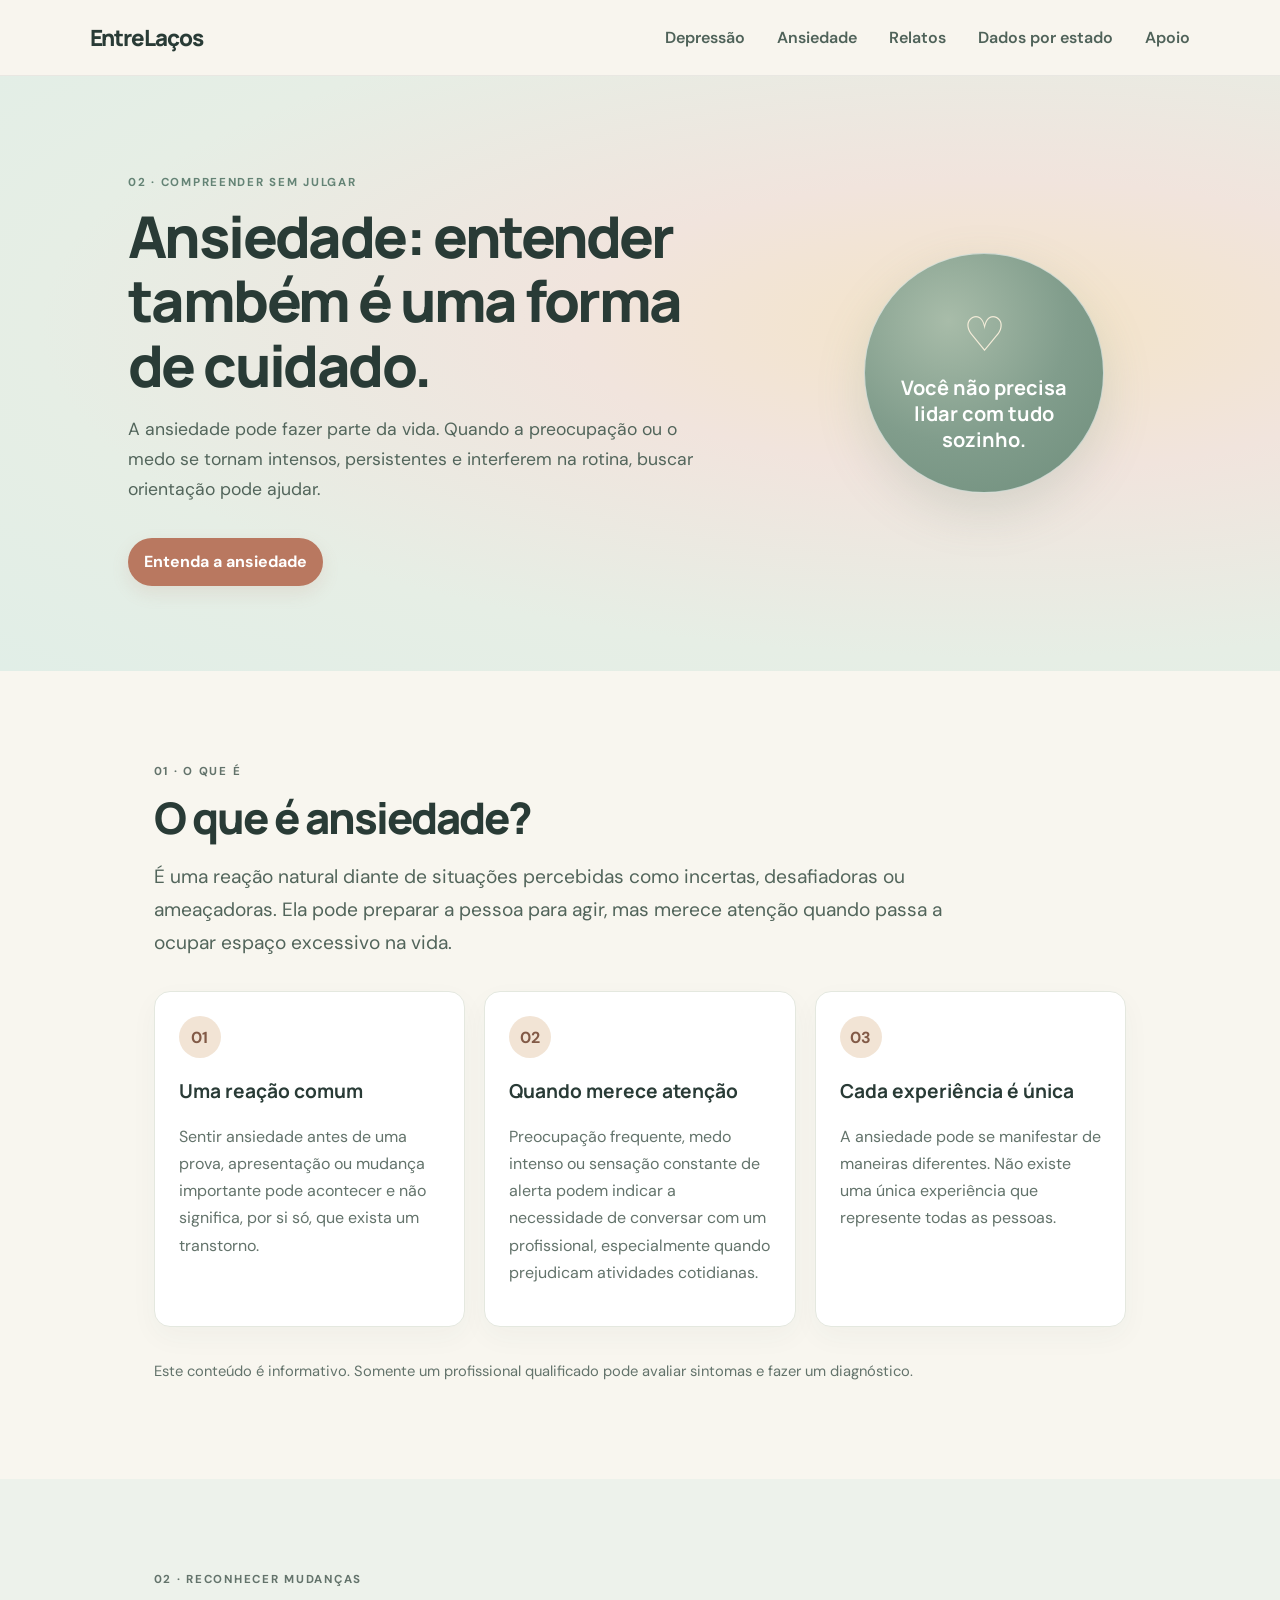
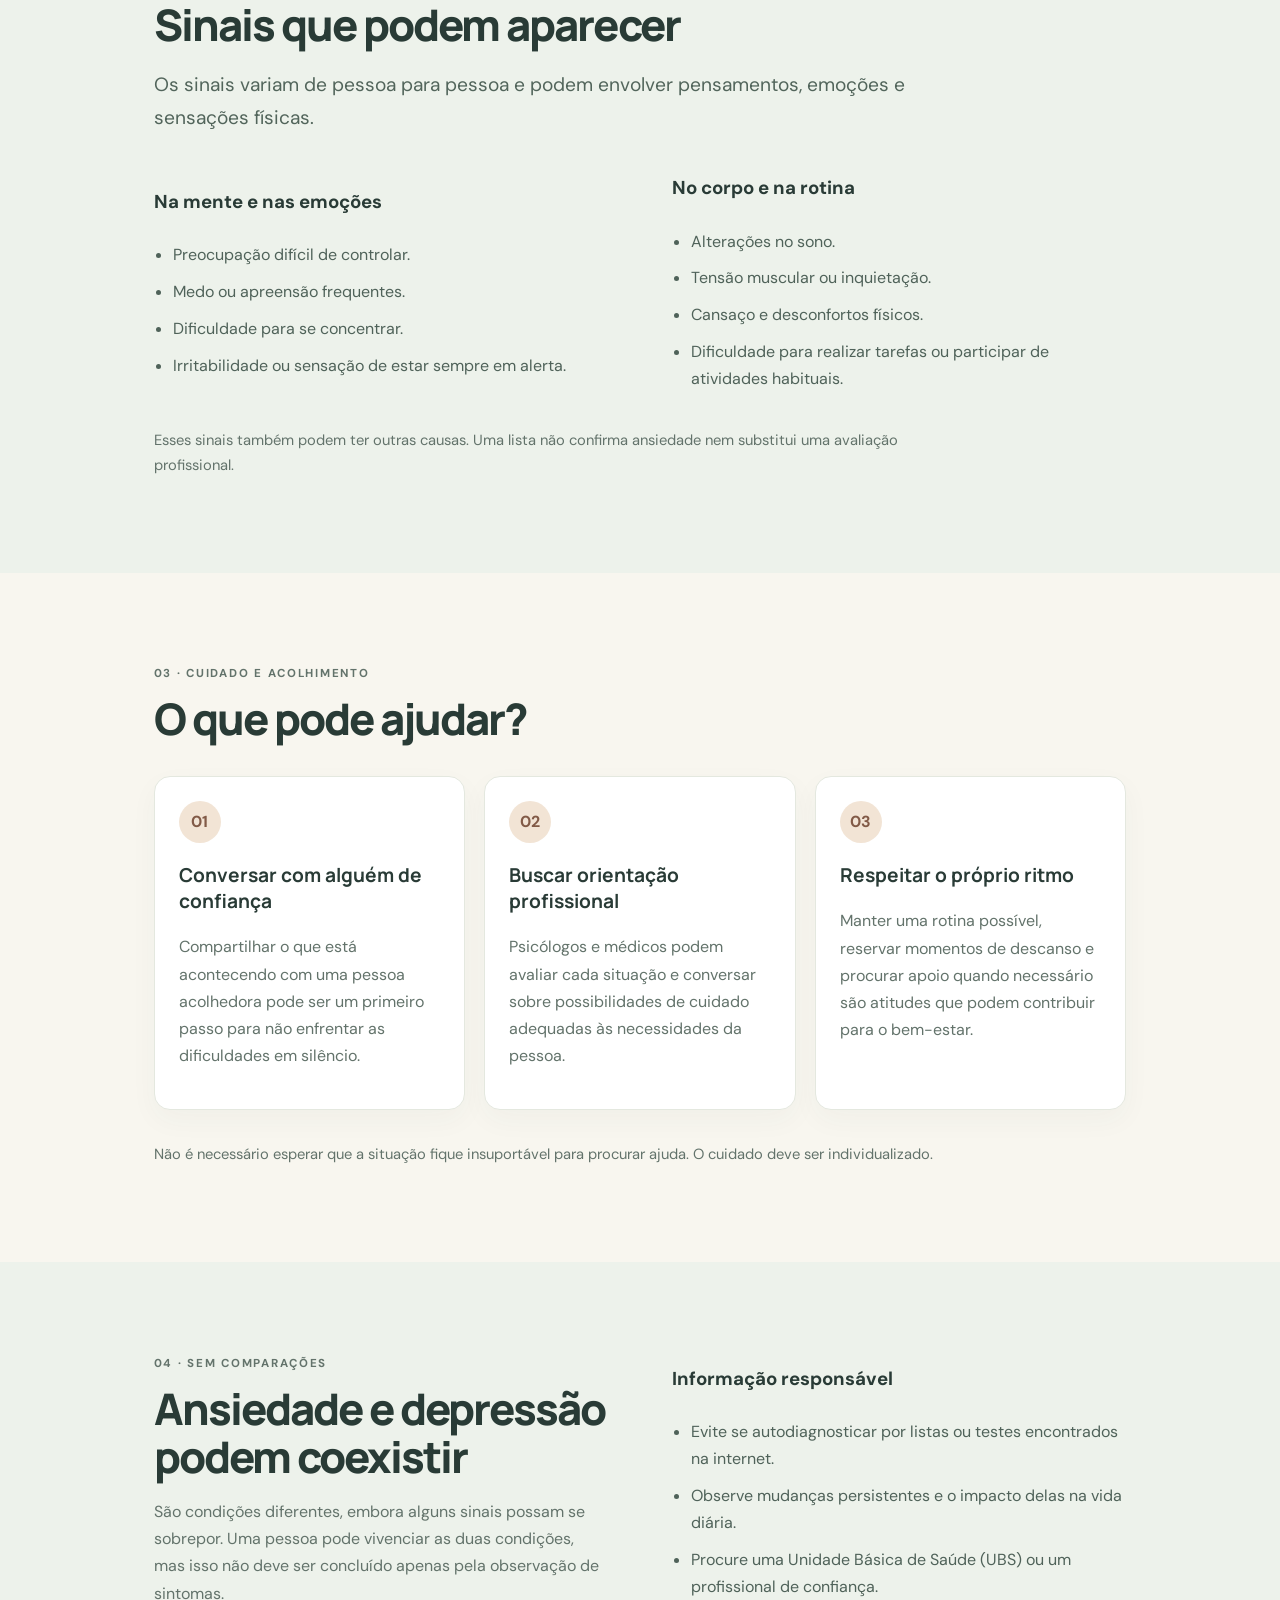
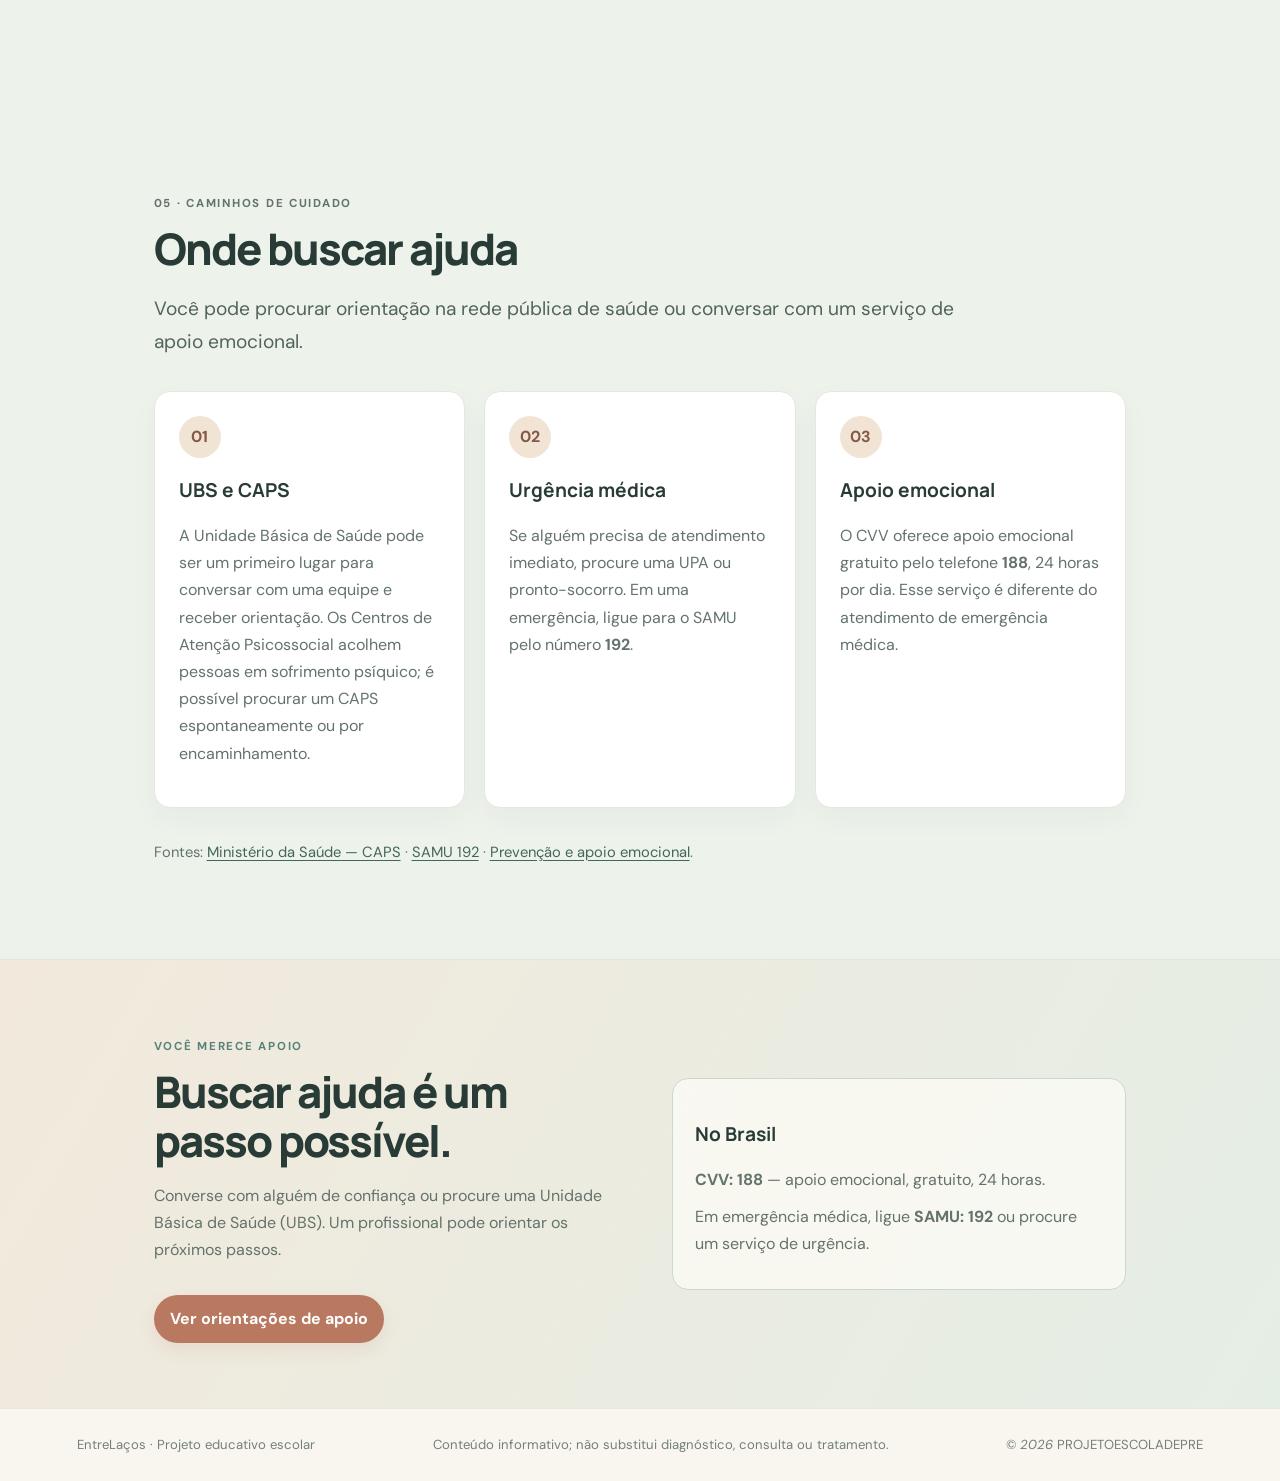
<file: ansiedade.html>
<!doctype html>
<html lang="pt-BR">
<head>
  <meta charset="utf-8">
  <meta name="viewport" content="width=device-width, initial-scale=1">
  <meta name="description" content="Conteúdo educativo sobre ansiedade: compreensão, sinais possíveis e caminhos para buscar apoio.">
  <title>Ansiedade | EntreLaços</title>
  <link rel="stylesheet" href="styles.css">
</head>
<body>
  <a class="skip" href="#conteudo">Pular para o conteúdo</a>
  <header>
    <a class="logo" href="index.html#inicio">EntreLaços</a>
    <button class="toggle" aria-expanded="false" aria-controls="nav">Menu</button>
    <nav id="nav" aria-label="Navegação">
      <a href="index.html#depressao">Depressão</a>
      <a href="ansiedade.html" aria-current="page">Ansiedade</a>
      <a href="index.html#relatos">Relatos</a>
      <a href="index.html#mapa">Dados por estado</a>
      <a href="index.html#apoio">Apoio</a>
    </nav>
  </header>

  <main id="conteudo">
    <section class="hero">
      <div>
        <p class="eyebrow">02 · Compreender sem julgar</p>
        <h1>Ansiedade: entender também é uma forma de cuidado.</h1>
        <p>A ansiedade pode fazer parte da vida. Quando a preocupação ou o medo se tornam intensos, persistentes e interferem na rotina, buscar orientação pode ajudar.</p>
        <a class="button" href="#entenda">Entenda a ansiedade</a>
      </div>
      <div class="bubble" aria-label="Informação e acolhimento">
        <span>♡</span>
        <strong>Você não precisa lidar com tudo sozinho.</strong>
      </div>
    </section>

    <section class="section" id="entenda">
      <p class="eyebrow">01 · O que é</p>
      <h2>O que é ansiedade?</h2>
      <p class="lead">É uma reação natural diante de situações percebidas como incertas, desafiadoras ou ameaçadoras. Ela pode preparar a pessoa para agir, mas merece atenção quando passa a ocupar espaço excessivo na vida.</p>
      <div class="cards">
        <article>
          <b>01</b>
          <h3>Uma reação comum</h3>
          <p>Sentir ansiedade antes de uma prova, apresentação ou mudança importante pode acontecer e não significa, por si só, que exista um transtorno.</p>
        </article>
        <article>
          <b>02</b>
          <h3>Quando merece atenção</h3>
          <p>Preocupação frequente, medo intenso ou sensação constante de alerta podem indicar a necessidade de conversar com um profissional, especialmente quando prejudicam atividades cotidianas.</p>
        </article>
        <article>
          <b>03</b>
          <h3>Cada experiência é única</h3>
          <p>A ansiedade pode se manifestar de maneiras diferentes. Não existe uma única experiência que represente todas as pessoas.</p>
        </article>
      </div>
      <p class="note">Este conteúdo é informativo. Somente um profissional qualificado pode avaliar sintomas e fazer um diagnóstico.</p>
    </section>

    <section class="section shaded">
      <p class="eyebrow">02 · Reconhecer mudanças</p>
      <h2>Sinais que podem aparecer</h2>
      <p class="lead">Os sinais variam de pessoa para pessoa e podem envolver pensamentos, emoções e sensações físicas.</p>
      <div class="split">
        <div>
          <h3>Na mente e nas emoções</h3>
          <ul>
            <li>Preocupação difícil de controlar.</li>
            <li>Medo ou apreensão frequentes.</li>
            <li>Dificuldade para se concentrar.</li>
            <li>Irritabilidade ou sensação de estar sempre em alerta.</li>
          </ul>
        </div>
        <div>
          <h3>No corpo e na rotina</h3>
          <ul>
            <li>Alterações no sono.</li>
            <li>Tensão muscular ou inquietação.</li>
            <li>Cansaço e desconfortos físicos.</li>
            <li>Dificuldade para realizar tarefas ou participar de atividades habituais.</li>
          </ul>
        </div>
      </div>
      <p class="note">Esses sinais também podem ter outras causas. Uma lista não confirma ansiedade nem substitui uma avaliação profissional.</p>
    </section>

    <section class="section">
      <p class="eyebrow">03 · Cuidado e acolhimento</p>
      <h2>O que pode ajudar?</h2>
      <div class="cards">
        <article>
          <b>01</b>
          <h3>Conversar com alguém de confiança</h3>
          <p>Compartilhar o que está acontecendo com uma pessoa acolhedora pode ser um primeiro passo para não enfrentar as dificuldades em silêncio.</p>
        </article>
        <article>
          <b>02</b>
          <h3>Buscar orientação profissional</h3>
          <p>Psicólogos e médicos podem avaliar cada situação e conversar sobre possibilidades de cuidado adequadas às necessidades da pessoa.</p>
        </article>
        <article>
          <b>03</b>
          <h3>Respeitar o próprio ritmo</h3>
          <p>Manter uma rotina possível, reservar momentos de descanso e procurar apoio quando necessário são atitudes que podem contribuir para o bem-estar.</p>
        </article>
      </div>
      <p class="note">Não é necessário esperar que a situação fique insuportável para procurar ajuda. O cuidado deve ser individualizado.</p>
    </section>

    <section class="section shaded">
      <div class="split">
        <div>
          <p class="eyebrow">04 · Sem comparações</p>
          <h2>Ansiedade e depressão podem coexistir</h2>
          <p>São condições diferentes, embora alguns sinais possam se sobrepor. Uma pessoa pode vivenciar as duas condições, mas isso não deve ser concluído apenas pela observação de sintomas.</p>
        </div>
        <div>
          <h3>Informação responsável</h3>
          <ul>
            <li>Evite se autodiagnosticar por listas ou testes encontrados na internet.</li>
            <li>Observe mudanças persistentes e o impacto delas na vida diária.</li>
            <li>Procure uma Unidade Básica de Saúde (UBS) ou um profissional de confiança.</li>
          </ul>
        </div>
      </div>
    </section>

    <section class="section shaded" id="buscar-ajuda">
      <p class="eyebrow">05 · Caminhos de cuidado</p>
      <h2>Onde buscar ajuda</h2>
      <p class="lead">Você pode procurar orientação na rede pública de saúde ou conversar com um serviço de apoio emocional.</p>
      <div class="cards">
        <article><b>01</b>
          <h3>UBS e CAPS</h3>
          <p>A Unidade Básica de Saúde pode ser um primeiro lugar para conversar com uma equipe e receber orientação. Os Centros de Atenção Psicossocial acolhem pessoas em sofrimento psíquico; é possível procurar um CAPS espontaneamente ou por encaminhamento.</p>
        </article>
        <article><b>02</b>
          <h3>Urgência médica</h3>
          <p>Se alguém precisa de atendimento imediato, procure uma UPA ou pronto-socorro. Em uma emergência, ligue para o SAMU pelo número <strong>192</strong>.</p>
        </article>
        <article><b>03</b>
          <h3>Apoio emocional</h3>
          <p>O CVV oferece apoio emocional gratuito pelo telefone <strong>188</strong>, 24 horas por dia. Esse serviço é diferente do atendimento de emergência médica.</p>
        </article>
      </div>
      <p class="source">Fontes: <a href="https://www.gov.br/saude/pt-br/composicao/saes/desmad/raps/caps" target="_blank" rel="noreferrer">Ministério da Saúde — CAPS</a> · <a href="https://www.gov.br/saude/pt-br/composicao/saes/samu-192" target="_blank" rel="noreferrer">SAMU 192</a> · <a href="https://www.gov.br/saude/pt-br/assuntos/saude-de-a-a-z/s/suicidio-prevencao" target="_blank" rel="noreferrer">Prevenção e apoio emocional</a>.</p>
    </section>
    <section class="help" id="apoio">
      <div>
        <p class="eyebrow">Você merece apoio</p>
        <h2>Buscar ajuda é um passo possível.</h2>
        <p>Converse com alguém de confiança ou procure uma Unidade Básica de Saúde (UBS). Um profissional pode orientar os próximos passos.</p>
        <a class="button" href="index.html#apoio">Ver orientações de apoio</a>
      </div>
      <aside>
        <h3>No Brasil</h3>
        <p><strong>CVV: 188</strong> — apoio emocional, gratuito, 24 horas.</p>
        <p>Em emergência médica, ligue <strong>SAMU: 192</strong> ou procure um serviço de urgência.</p>
      </aside>
    </section>
  </main>

  <footer>
    <span>EntreLaços · Projeto educativo escolar</span>
    <span>Conteúdo informativo; não substitui diagnóstico, consulta ou tratamento.</span>
    <span>© <i id="year"></i> PROJETOESCOLADEPRE</span>
  </footer>

  <script>
    const menuButton = document.querySelector('.toggle');
    const navigation = document.querySelector('#nav');
    menuButton.addEventListener('click', () => {
      const expanded = menuButton.getAttribute('aria-expanded') === 'true';
      menuButton.setAttribute('aria-expanded', String(!expanded));
      navigation.classList.toggle('open', !expanded);
    });
    navigation.addEventListener('click', (event) => {
      if (event.target.closest('a')) {
        menuButton.setAttribute('aria-expanded', 'false');
        navigation.classList.remove('open');
      }
    });
    document.querySelector('#year').textContent = new Date().getFullYear();
  </script>
</body>
</html>
</file>
<file: styles.css>
@import url('https://fonts.googleapis.com/css2?family=DM+Sans:wght@400;500;600;700&family=Manrope:wght@500;600;700;800&display=swap');

:root {
    color-scheme: light;
    --ink: #20334a;
    --muted: #56677c;
    --paper: #fffaf2;
    --surface: #ffffff;
    --surface-2: #f1f7f5;
    --accent: #e87961;
    --line: #dce7e3
}

* {
    box-sizing: border-box
}

html {
    scroll-behavior: smooth
}

body {
    margin: 0;
    background: var(--paper);
    color: var(--ink);
    font: 16px/1.7 'DM Sans', sans-serif
}

a {
    color: inherit
}

.skip {
    position: absolute;
    left: -10000px
}

.skip:focus {
    left: 1rem;
    z-index: 2;
    background: white;
    color: #111;
    padding: .5rem
}

header {
    height: 76px;
    display: flex;
    align-items: center;
    justify-content: space-between;
    padding: 0 7vw;
    border-bottom: 1px solid #ffffff0d;
    background: #11151bf2
}

.logo {
    font: 800 1.4rem Manrope, sans-serif;
    text-decoration: none;
    letter-spacing: -.05em;
    color: #f2f3f4
}

nav {
    display: flex;
    align-items: center;
    gap: 2rem
}

nav a {
    text-decoration: none;
    font-weight: 600;
    color: #cbd1d8
}

nav a:hover {
    color: white
}

.pill,
.button {
    background: #d9e0e6;
    color: #18202a;
    border-radius: 99px;
    padding: .65rem 1rem
}

.pill:hover,
.button:hover {
    background: white
}

.hero {
    padding: 85px 10vw;
    min-height: 500px;
    background: radial-gradient(ellipse at 80% 45%, #374555 0%, #222c38 28%, #171e27 67%, #141920 100%);
    display: grid;
    grid-template-columns: 1.3fr .7fr;
    gap: 5vw;
    align-items: center
}

.hero>div {
    max-width: 700px
}

.eyebrow {
    color: #b9c6d3;
    text-transform: uppercase;
    letter-spacing: .15em;
    font-size: .72rem;
    font-weight: 700
}

.hero h1,
h2 {
    font: 800 clamp(2rem, 4.5vw, 4.2rem)/1.12 Manrope, sans-serif;
    letter-spacing: -.045em;
    margin: .4rem 0 1rem
}

.hero>div>p:not(.eyebrow),
.section p,
.help p {
    color: var(--muted)
}

.hero>div>p:not(.eyebrow) {
    font-size: 1.1rem;
    max-width: 600px
}

.button {
    display: inline-block;
    margin-top: 1rem;
    text-decoration: none;
    font-weight: 700
}

.bubble {
    justify-self: center;
    width: 240px;
    aspect-ratio: 1;
    border: 1px solid #bac6d329;
    border-radius: 50%;
    background: radial-gradient(circle at 40% 35%, #66788b 0, #354454 48%, #252f3b 78%);
    box-shadow: 0 0 80px #8699ad20;
    display: flex;
    flex-direction: column;
    align-items: center;
    justify-content: center;
    text-align: center;
    padding: 2rem;
    color: #f0f2f4
}

.bubble span {
    font-size: 3rem;
    color: #d7dfe6
}

.bubble strong {
    font: 700 1.25rem/1.3 Manrope, sans-serif
}

.section {
    padding: 80px 12vw
}

.section h2,
.help h2 {
    font-size: clamp(2rem, 3.4vw, 3rem)
}

.section>p:not(.eyebrow) {
    max-width: 820px
}

.lead {
    font-size: 1.2rem;
    color: #d0d6dc !important
}

.shaded {
    background: var(--surface)
}

.cards {
    display: grid;
    grid-template-columns: repeat(3, 1fr);
    gap: 1.2rem;
    margin: 2rem 0
}

.cards article {
    padding: 1.5rem;
    background: var(--surface-2);
    border: 1px solid var(--line);
    border-radius: 16px;
    transition: transform .2s, border-color .2s
}

.cards article:hover {
    transform: translateY(-3px);
    border-color: #647487
}

.cards b {
    display: grid;
    place-items: center;
    width: 42px;
    height: 42px;
    background: #394858;
    color: #e1e7ec;
    border-radius: 50%
}

.cards h3,
aside h3 {
    font: 700 1.2rem Manrope, sans-serif
}

.cards p,
small {
    color: var(--muted)
}

.split,
.help {
    display: grid;
    grid-template-columns: 1fr 1fr;
    gap: 5vw;
    align-items: center
}

.split ul {
    padding-left: 1.2rem;
    color: #cbd1d8
}

.split li {
    padding: .3rem 0
}

.help {
    padding: 65px 12vw;
    background: linear-gradient(120deg, #222c37, #18202a);
    border-top: 1px solid var(--line)
}

.help .eyebrow {
    color: #c2cfdb
}

.help p {
    color: #c4cbd2
}

.help aside {
    border: 1px solid #71809155;
    background: #ffffff08;
    border-radius: 16px;
    padding: 1.4rem
}

.help aside p {
    margin: .6rem 0
}

footer {
    padding: 25px 6vw;
    display: flex;
    justify-content: space-between;
    gap: 1rem;
    flex-wrap: wrap;
    color: #929da8;
    font-size: .82rem;
    border-top: 1px solid #ffffff0c
}

.toggle {
    display: none
}

@media(max-width:720px) {
    header {
        height: 66px
    }

    .toggle {
        display: block;
        background: var(--surface-2);
        border: 1px solid var(--line);
        border-radius: 8px;
        padding: .5rem .8rem;
        color: var(--ink)
    }

    nav {
        display: none;
        position: absolute;
        top: 66px;
        left: 0;
        right: 0;
        padding: 1rem 24px;
        background: #171d25;
        border-bottom: 1px solid var(--line);
        z-index: 2;
        flex-direction: column;
        align-items: stretch
    }

    nav.open {
        display: flex
    }

    .pill {
        text-align: center
    }

    .hero {
        padding: 55px 8vw;
        grid-template-columns: 1fr;
        min-height: 0
    }

    .bubble {
        width: 185px
    }

    .section {
        padding: 60px 8vw
    }

    .cards,
    .split,
    .help {
        grid-template-columns: 1fr
    }

    .help {
        padding: 55px 8vw
    }

    footer {
        flex-direction: column;
        gap: .4rem
    }
}

@media(prefers-reduced-motion:reduce) {
    html {
        scroll-behavior: auto
    }

    .cards article {
        transition: none
    }
}

.note,.map-hint,.source {color:var(--muted);font-size:.92rem}
.map-section {background:#151b22}
.map-layout {display:grid;grid-template-columns:minmax(0,1.5fr) minmax(240px,.7fr);gap:2rem;align-items:start;margin:2.5rem 0}
.map-legend {display:flex;align-items:center;gap:.8rem;color:var(--muted);font-size:.8rem;margin-bottom:1rem}
.legend-ramp {height:12px;flex:1;max-width:210px;border-radius:99px;background:linear-gradient(90deg,#3c566b,#73869a,#c3a27e,#d97760)}
.state-map {display:grid;grid-template-columns:repeat(9,minmax(38px,1fr));grid-template-rows:repeat(9,58px);gap:7px;max-width:650px;padding:1rem;border:1px solid var(--line);border-radius:18px;background:linear-gradient(145deg,#1b232d,#151b22)}
.state-tile {border:1px solid #ffffff24;border-radius:9px;background:color-mix(in srgb,#45647a calc((1 - var(--heat)) * 80%),#d97860 calc(var(--heat) * 100%));color:#fff;cursor:pointer;display:flex;flex-direction:column;align-items:center;justify-content:center;gap:.1rem;font:600 .72rem 'DM Sans',sans-serif;box-shadow:0 2px 10px #0002;transition:transform .16s,border-color .16s}
.state-tile strong {font-size:.82rem}.state-tile span {font-size:.65rem;opacity:.94}
.state-tile:hover,.state-tile:focus-visible {transform:translateY(-3px);border-color:#fff;outline:2px solid #f3d0ae;outline-offset:2px}
.state-tile[aria-pressed="true"] {border:2px solid white;box-shadow:0 0 0 3px #ffffff33}
.state-detail {background:var(--surface);border:1px solid var(--line);border-radius:16px;padding:1.5rem;position:sticky;top:1rem}
.state-detail h3 {font:700 1.25rem Manrope,sans-serif;margin:.3rem 0}.state-value {font:800 3.5rem/1 Manrope,sans-serif!important;color:#f0c4a4!important;margin:.7rem 0}
.state-detail p:not(.eyebrow) {color:var(--muted)}.state-detail .state-context {border-top:1px solid var(--line);padding-top:.8rem}
.data-note {padding:1.2rem 1.4rem;border-left:3px solid #b9c6d3;background:#ffffff08;border-radius:0 12px 12px 0;margin:1.5rem 0;color:var(--muted)}
.data-note h3 {color:var(--ink);font:700 1rem Manrope,sans-serif;margin:0 0 .5rem}.data-note p {margin:.45rem 0}
.source a {text-underline-offset:3px;color:#dce5ed}
.stories {background:var(--paper)}
.stories blockquote {margin:1.2rem 0;padding-left:1rem;border-left:3px solid #bd9d83;color:#f0d6c0;font:700 1.18rem/1.45 Manrope,sans-serif}
.stories article a {color:#dce5ed;font-size:.9rem;font-weight:600;text-underline-offset:3px}
.story-carousel {max-width:760px;margin:2rem auto}
.story-slide {min-height:285px;padding:2rem;background:var(--surface);border:1px solid var(--line);border-radius:20px;box-shadow:0 14px 45px #0002}
.story-slide[hidden] {display:none}
.testimonial-photo {display:block;width:84px;height:84px;border-radius:50%;object-fit:cover;object-position:center 30%;border:2px solid #ffffff40;box-shadow:0 4px 16px #0004;background:var(--surface-2)}
.story-slide h3 {font:700 1.25rem Manrope,sans-serif;margin:1rem 0 .4rem}
.story-slide .photo-credit {font-size:.72rem;color:#98a3ae;margin:.8rem 0 0}
.photo-credit a {font-size:inherit!important;font-weight:500!important;color:#bbc7d2!important}
.carousel-controls {display:flex;align-items:center;justify-content:space-between;gap:1rem;margin-top:1rem}
.carousel-arrow {border:1px solid var(--line);background:var(--surface-2);color:var(--ink);padding:.65rem 1rem;border-radius:99px;cursor:pointer;font:600 .9rem 'DM Sans',sans-serif}
.carousel-arrow:hover,.carousel-arrow:focus-visible {border-color:#bdcbd8;background:#2a3541;outline:2px solid #bdcbd8;outline-offset:2px}
.carousel-dots {display:flex;align-items:center;justify-content:center;gap:.55rem}
.carousel-dot {width:11px;height:11px;border:0;border-radius:50%;background:#52606d;cursor:pointer;padding:0}
.carousel-dot[aria-pressed="true"] {background:#f0c4a4;box-shadow:0 0 0 3px #f0c4a433}
.carousel-dot:focus-visible {outline:2px solid #fff;outline-offset:3px}
.carousel-status {text-align:center;color:var(--muted);font-size:.85rem;margin:.65rem 0}
@media(max-width:720px) {
 .map-layout {grid-template-columns:1fr}.state-map {grid-template-rows:repeat(9,46px);gap:4px;padding:.6rem}.state-tile {font-size:.62rem}.state-tile strong{font-size:.72rem}.state-tile span{font-size:.58rem}.state-detail{position:static}
 .story-slide {min-height:0;padding:1.5rem}.carousel-controls {gap:.5rem}.carousel-arrow {padding:.6rem .75rem;font-size:.78rem}.carousel-dots {gap:.35rem}
}
@media(max-width:400px) {.state-map{grid-template-columns:repeat(9,minmax(28px,1fr));grid-template-rows:repeat(9,39px);gap:3px;padding:.45rem}}

/* Paleta clara e acolhedora */
header {background:#fffaf2f2;border-bottom-color:#20334a12;box-shadow:0 3px 18px #3853480a}
.logo {color:#20334a}
nav a {color:#42556c}
nav a:hover {color:#ce624d}
.pill,.button {background:#e87961;color:#fff;box-shadow:0 7px 18px #e8796130}
.pill:hover,.button:hover {background:#d9634c}
.hero {background:radial-gradient(ellipse at 78% 42%,#ffe09a 0%,#f8c6ae 24%,#eadcf9 55%,#def3ec 100%)}
.hero h1 {color:#20334a}
.hero>div>p:not(.eyebrow) {color:#44586d}
.eyebrow {color:#568278}
.bubble {border-color:#fff9;background:radial-gradient(circle at 35% 28%,#ffca7a 0,#f49378 44%,#dd6d75 100%);box-shadow:0 18px 55px #d76d7535;color:#fff}
.bubble span {color:#fff4d5}
.section h2,.help h2 {color:#20334a}
.lead {color:#506177!important}
.shaded {background:#eff7f3}
.cards article {background:#fff;border-color:#e2eae6;box-shadow:0 10px 28px #29443a0b}
.cards article:hover {border-color:#b7d6ca;box-shadow:0 14px 30px #29443a15}
.cards b {background:#ffe2bf;color:#864a35}
.cards p,.note,.map-hint,.source,small {color:#56677c}
.split ul {color:#40536a}
.help {background:linear-gradient(120deg,#ffe8d2,#e1f4eb);border-top-color:#d9e8df}
.help .eyebrow {color:#568278}
.help p {color:#506177}
.help aside {border-color:#a9cfc0;background:#ffffffb3}
footer {color:#617286;border-top-color:#20334a14}
@media(max-width:720px) {
 nav {background:#fffaf2;border-bottom-color:#dce7e3;box-shadow:0 10px 20px #20334a10}
 .toggle {background:#fff;border-color:#dce7e3;color:#20334a}
}
.map-section {background:#f2f0fa}
.map-legend {color:#56677c}
.legend-ramp {background:linear-gradient(90deg,#377c75,#8bbd9d,#f0bd69,#cf6550)}
.state-map {border-color:#d9dce9;background:linear-gradient(145deg,#fff,#f1f0fa);box-shadow:0 12px 30px #3548660a}
.state-tile {background:color-mix(in srgb,#347b74 calc((1 - var(--heat)) * 82%),#bd5141 calc(var(--heat) * 100%));border-color:#ffffff80;color:#fff;box-shadow:0 3px 9px #35486618}
.state-tile:hover,.state-tile:focus-visible {border-color:#20334a;outline-color:#e87961}
.state-tile[aria-pressed="true"] {border-color:#20334a;box-shadow:0 0 0 3px #e8796150}
.state-detail {background:#fff;border-color:#e1e7e5;box-shadow:0 12px 30px #35486610}
.state-value {color:#cf6550!important}
.data-note {background:#fff4d8;border-left-color:#e5a642;color:#526176}
.data-note h3 {color:#20334a}
.source a {color:#395c66}
.stories {background:#fffaf2}
.stories blockquote {border-left-color:#e87961;color:#a84e45}
.stories article a {color:#355d69}
.story-slide {background:#fff;border-color:#e4e9e5;box-shadow:0 16px 42px #334e420f}
.testimonial-photo {border-color:#fff;box-shadow:0 5px 18px #35486626;background:#eef4f1}
.story-slide .photo-credit {color:#6c7c8e}
.photo-credit a {color:#496778!important}
.carousel-arrow {border-color:#dce7e3;background:#fff;color:#29445a}
.carousel-arrow:hover,.carousel-arrow:focus-visible {border-color:#72a897;background:#eff7f3;outline-color:#3e8678}
.carousel-dot {background:#c6d4ce}
.carousel-dot[aria-pressed="true"] {background:#e87961;box-shadow:0 0 0 3px #e8796130}
.carousel-dot:focus-visible {outline-color:#355d69}
.carousel-status {color:#56677c}

/* Ajuste de conforto: marfim, verde sálvia e terracota suave */
:root {
 --ink:#293b36;
 --muted:#63736b;
 --paper:#f8f6ef;
 --surface:#fffefa;
 --surface-2:#edf2eb;
 --accent:#b97860;
 --line:#e1e5da
}
header {background:#f8f6eff2}
.logo,.hero h1,.section h2,.help h2,.data-note h3 {color:#293b36}
nav a {color:#4f6259}
nav a:hover {color:#9d604b}
.pill,.button {background:#b97860;box-shadow:0 7px 18px #b9786024}
.pill:hover,.button:hover {background:#a9654e}
.hero {background:radial-gradient(ellipse at 78% 42%,#f4e4c7 0%,#f1e4dd 30%,#e6eee5 68%,#e1eee7 100%)}
.hero>div>p:not(.eyebrow),.lead {color:#52655b!important}
.eyebrow {color:#648375}
.bubble {background:radial-gradient(circle at 35% 28%,#a8bca9 0,#819d8c 52%,#6f8e7c 100%);box-shadow:0 18px 48px #6f8e7c35;color:#fff}
.bubble span {color:#f5edda}
.shaded {background:#edf2eb}
.cards article {border-color:#e4e8df;box-shadow:0 10px 28px #3c51430a}
.cards article:hover {border-color:#c8d5c8;box-shadow:0 14px 30px #3c514312}
.cards b {background:#f2e4d5;color:#825a47}
.cards p,.note,.map-hint,.source,small,.help p {color:#63736b}
.split ul {color:#4f6259}
.help {background:linear-gradient(120deg,#f2e9dc,#e5eee5);border-top-color:#dfe6da}
.help aside {border-color:#cbd9cd;background:#fffefaad}
footer {color:#748078;border-top-color:#293b3614}
@media(max-width:720px) {
 nav {background:#f8f6ef;border-bottom-color:#e1e5da}
 .toggle {border-color:#d8e1d8;color:#293b36;background:#fffefa}
}
.map-section {background:#f0f2eb}
.legend-ramp {background:linear-gradient(90deg,#587967 0%,#587681 50%,#9e604e 100%)}
.state-map {border-color:#dce3d9;background:linear-gradient(145deg,#fffefa,#edf2eb)}
.state-tile {background:var(--tile-color)}
.state-tile:hover,.state-tile:focus-visible {outline-color:#b97860}
.state-tile[aria-pressed="true"] {box-shadow:0 0 0 3px #b9786050}
.state-detail {border-color:#e1e5da}
.state-value {color:#a9654e!important}
.data-note {background:#f5eddd;border-left-color:#bba276;color:#586b60}
.source a {color:#42665a}
.stories {background:#f8f6ef}
.stories blockquote {border-left-color:#bd8065;color:#95604b}
.stories article a {color:#42665a}
.story-slide {background:#fffefa;border-color:#e1e5da;box-shadow:0 16px 42px #34483a0c}
.testimonial-photo {background:#edf2eb;border-color:#fffefa}
.story-slide .photo-credit {color:#77847c}
.photo-credit a {color:#496b60!important}
.carousel-arrow {border-color:#dce3d9;background:#fffefa;color:#39574d}
.carousel-arrow:hover,.carousel-arrow:focus-visible {border-color:#9bb4a2;background:#edf2eb;outline-color:#648375}
.carousel-dot {background:#c9d5ca}
.carousel-dot[aria-pressed="true"] {background:#b97860;box-shadow:0 0 0 3px #b9786030}
.carousel-dot:focus-visible {outline-color:#42665a}
.carousel-status {color:#63736b}
.hero-art {justify-self:center;width:min(100%,450px);margin:0;text-align:center}
.hero-art img {display:block;width:100%;height:auto;border-radius:28px;filter:drop-shadow(0 18px 26px #526b5730)}
.hero-art figcaption {display:inline-block;margin-top:1rem;padding:.55rem 1rem;border:1px solid #fffefa;background:#fffefa9c;border-radius:99px;color:#435b4e;font-weight:700;box-shadow:0 6px 18px #526b5712}
@media(max-width:720px) {.hero-art{width:min(100%,390px)}}

/* Mapa geográfico interativo das UFs */
.state-map {display:block;width:100%;max-width:650px;height:auto;aspect-ratio:802/642;padding:.75rem;border:1px solid var(--line);border-radius:18px;background:linear-gradient(145deg,#fffefa,#edf2eb);box-shadow:0 12px 30px #3548660a}
.map-geometry-credit {margin:.45rem 0;color:var(--muted);font-size:.72rem}
.map-geometry-credit a {text-underline-offset:2px;color:#42665a}
.map-state {stroke:#fffefa;stroke-width:1.5;stroke-linejoin:round;stroke-linecap:round;vector-effect:non-scaling-stroke;cursor:pointer;transition:filter .16s ease,stroke-width .16s ease}
.map-state:hover,.map-state:focus {filter:brightness(1.16) saturate(1.18);stroke:#293b36;stroke-width:3;outline:none}
.map-state[aria-pressed="true"] {stroke:#293b36;stroke-width:3;filter:drop-shadow(0 2px 3px #293b3640)}
@media(max-width:720px) {.state-map{margin-inline:auto;padding:.4rem}.map-layout{gap:1rem}}
@media(prefers-reduced-motion:reduce) {.map-state{transition:none}}


.state-value {color:var(--selected-state-color,#a9654e)!important}
</file>
